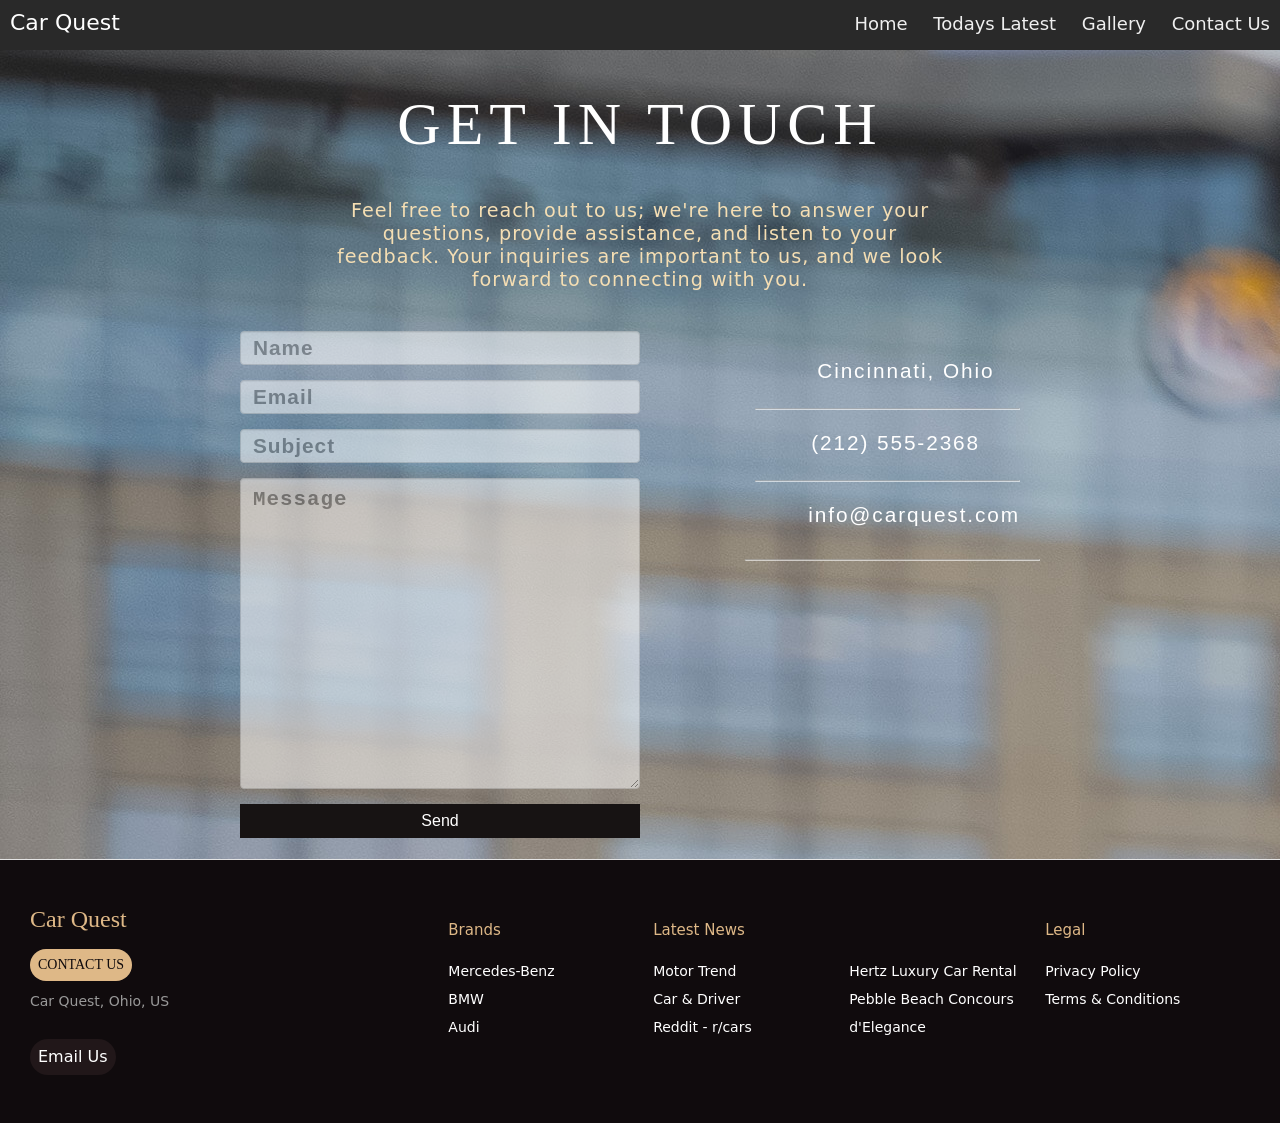
<file: home/contact.html>
<!DOCTYPE html>
<html lang="en">
  <head>
    <meta charset="UTF-8" />
    <meta name="viewport" content="width=device-width, initial-scale=1.0" />
    <title>Car Quest - Contact Us</title>
    <link rel="stylesheet" href="../assets/css/contact.css" />
    <link rel="stylesheet" href="../assets/css/footer.css" />
    <link rel="stylesheet" href="../assets/css/navbar.css" />
    <link rel="icon" href="../assets/favicons/websiteLogo.png" />
  </head>
  <body>
    <body>
      <div class="nav">
        <input type="checkbox" id="nav-check" />
        <div class="nav-header">
          <div class="nav-title">Car Quest</div>
        </div>
        <div class="nav-btn">
          <label for="nav-check">
            <span></span>
            <span></span>
            <span></span>
          </label>
        </div>

        <div class="nav-links">
          <a href="./home.html">Home</a>
          <a href="./todays-latest.html">Todays Latest</a>
          <a href="./gallery.html">Gallery</a>
          <a href="./contact.html">Contact Us</a>
        </div>
      </div>

      <section id="contact">
        <h1 class="section-header">Get In Touch</h1>
        <p class="section-header-pargarph">
          Feel free to reach out to us; we're here to answer your questions,
          provide assistance, and listen to your feedback. Your inquiries are
          important to us, and we look forward to connecting with you.
        </p>
        <div class="contact-wrapper">
          <form class="form-horizontal" action="./contact.html">
            <div class="formInputBox">
              <input
                type="text"
                class="form-control"
                id="name"
                placeholder="Name"
                name="name"
                value=""
                required
              />
            </div>

            <div class="formInputBox">
              <input
                type="email"
                class="form-control"
                id="email"
                placeholder="Email"
                name="email"
                value=""
                required
              />
            </div>
            <div class="formInputBox">
              <input
                type="text"
                class="form-control"
                id="subject"
                placeholder="Subject"
                name="email"
                value=""
                required
              />
            </div>

            <textarea
              class="form-control"
              rows="10"
              placeholder="Message"
              name="message"
              required
            ></textarea>

            <input
              class="send-button"
              id="submitButton"
              type="submit" 
              value="Send"
            ></button>
          </form>

          <!-- Left contact page -->

          <div class="direct-contact-container">
            <ul class="contact-list">
              <li class="list-item">
                <span class="contact-text place"
                    > <a> Cincinnati, Ohio</a></span
                  ></i
                >
              </li>
              <hr />
              <li class="list-item">
              <span class="contact-text phone"
                    ><a>(212) 555-2368</a></span
                  ></i
                >
              </li>
              <hr />
              <li class="list-item">
                <span class="contact-text gmail"
                    >  <a href="mailto:info@carquest.com" title="Send me an email"
                      >info@carquest.com</a
                    ></span
                  ></i
                >
              </li>
            </ul>

            <hr />
          </div>
        </div>
      </section>

      <footer class="footer">
        <div class="footer__addr">
          <h1 class="footer__logo">Car Quest</h1>
            <a id="contactButton" href="./contact.html" target="_blank">
              <span>Contact Us</span>
            </a> 
          <address>
            <p id="address">Car Quest, Ohio, US</p><br> 
            <a class="footer__btn" href="mailto:info@carquest.com">Email Us</a>
          </address>
        </div>
        <ul class="footer__nav">
          <li class="nav__item">
            <h2 class="nav__title">Brands</h2>
            <ul class="nav__ul">
              <li>
                <a href="https://www.mercedes-benz.com/en/">Mercedes-Benz</a>
              </li>
              <li>
                <a href="https://www.bmw.com/en/index.html">BMW</a>
              </li>
              <li>
                <a href="https://www.audi.com/en.html">Audi</a>
              </li>
            </ul>
          </li>
          
          <li class="nav__item nav__item--extra">
            <h2 class="nav__title">Latest News</h2>
            <ul class="nav__ul nav__ul--extra">
              <li>
                <a href="https://www.motortrend.com/">Motor Trend</a>
              </li>
              <li>
                <a href="https://www.caranddriver.com/">Car & Driver</a>
              </li>
              <li>
                <a href="https://www.reddit.com/r/cars/">Reddit - r/cars</a>
              </li>
              <li>
                <a href="https://www.hertz.com/rentacar/misc/index.jsp?targetPage=dream_collection.jsp">Hertz Luxury Car Rental</a>
              </li>
              <li>
                <a href="https://pebblebeachconcours.net/">Pebble Beach Concours d'Elegance</a>
              </li>
              <li> 
              </li>
            </ul>
          </li>
          
          <li class="nav__item">
            <h2 class="nav__title">Legal</h2>
            <ul class="nav__ul">
              <li>
                <a href="./privacy-policy.html" target="_blank">Privacy Policy</a>
              </li>
              <li>
                <a href="./terms-and-conditions.html"  target="_blank">Terms & Conditions</a>
              </li> 
            </ul>
          </li>
        </ul> 
      </footer>
    </body>
  </body>
</html>
</file>
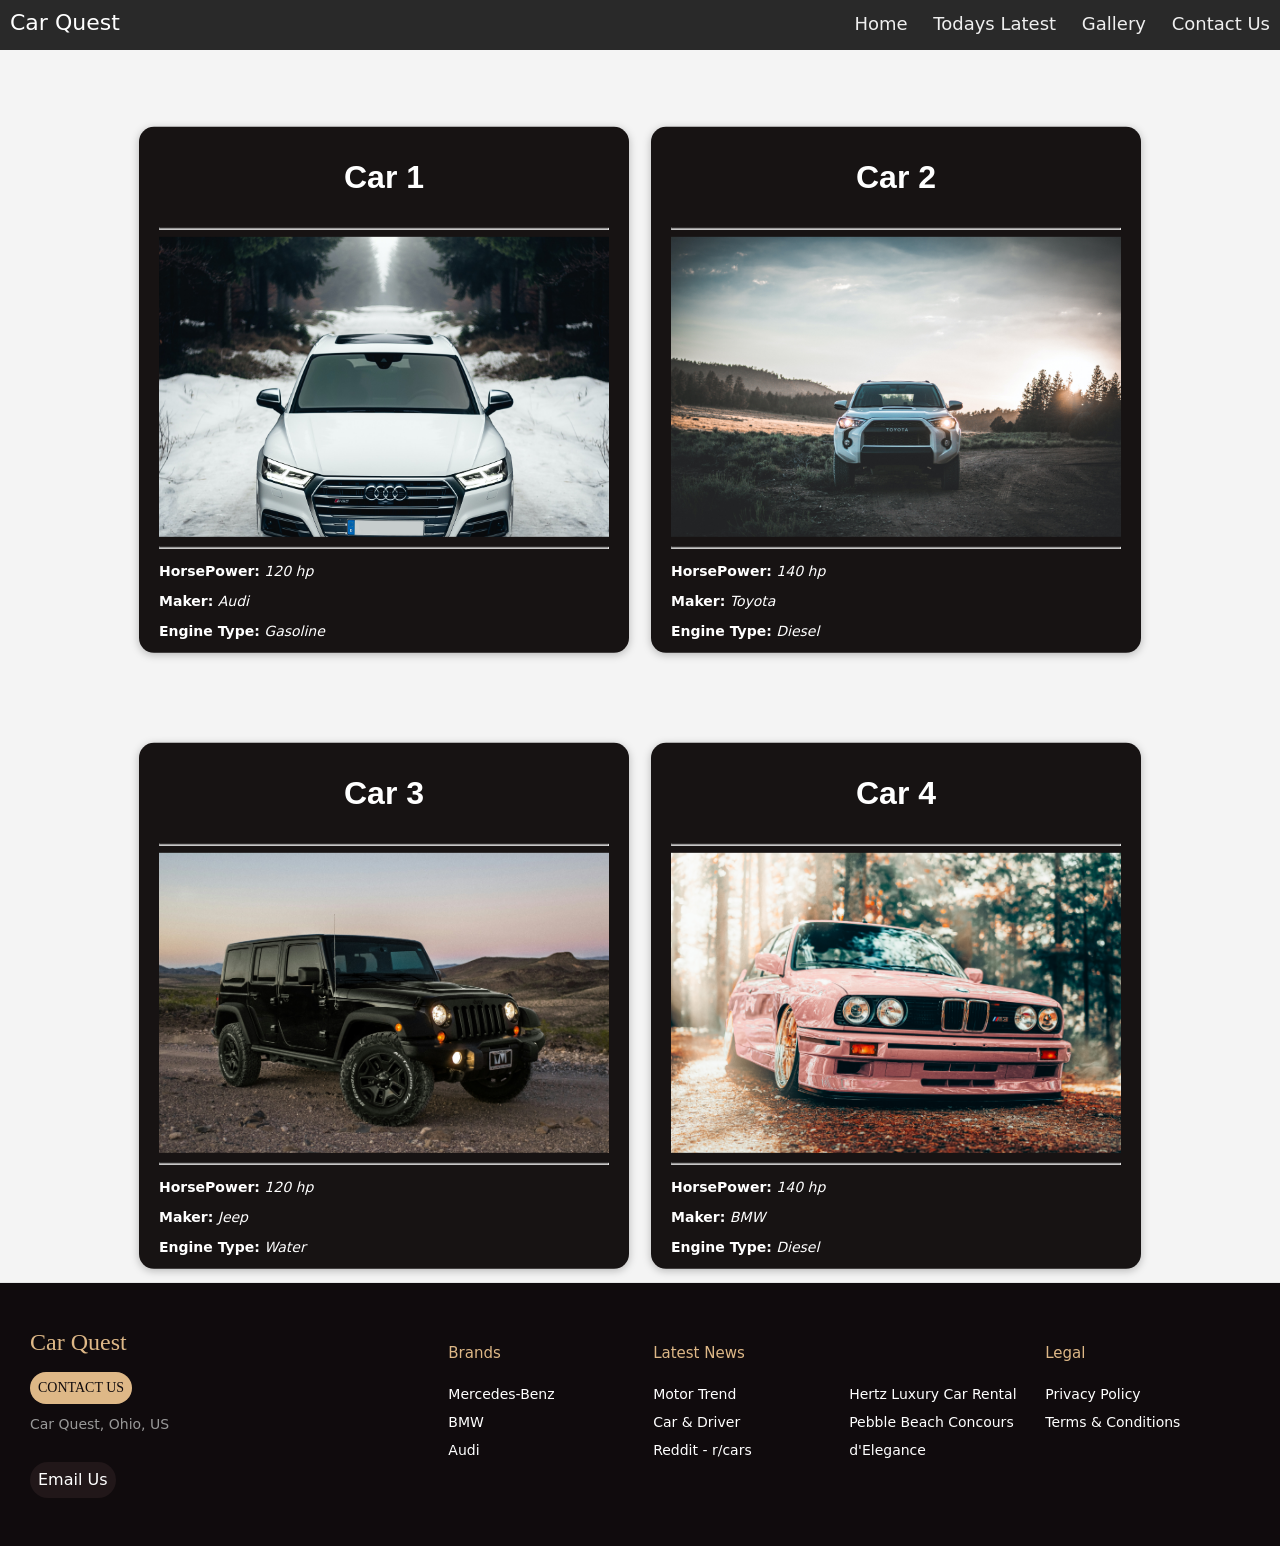
<file: home/gallery.html>
<!DOCTYPE html>
<html lang="en">
  <head>
    <meta charset="UTF-8" />
    <meta name="viewport" content="width=device-width, initial-scale=1.0" />
    <title>Car Quest - Home</title>
    <link rel="stylesheet" href="../assets/css/gallery.css" />
    <link rel="stylesheet" href="../assets/css/footer.css" />
    <link rel="stylesheet" href="../assets/css/navbar.css" />
    <link rel="icon" href="../assets/favicons/websiteLogo.png" />
  </head>
  <body>
    <div class="nav">
      <input type="checkbox" id="nav-check" />
      <div class="nav-header">
        <div class="nav-title">Car Quest</div>
      </div>
      <div class="nav-btn">
        <label for="nav-check">
          <span></span>
          <span></span>
          <span></span>
        </label>
      </div>

      <div class="nav-links">
        <a href="./home.html">Home</a>
        <a href="./todays-latest.html">Todays Latest</a>
        <a href="./gallery.html">Gallery</a>
        <a href="./contact.html">Contact Us</a>
      </div>
    </div>

    <div class="gallerySection1">
      <div class="card">
        <div class="headerInfo">
          <p>Car 1</p>
        </div>
        <hr />
        <a href="../assets/images/galleryImage1.jpg" target="_blank"
          ><img src="../assets/images/galleryImage1.jpg" class="cardImg" />
        </a>
        <hr />
        <div class="card-body">
          <p>
            <span class="attribute">HorsePower:</span>
            <span class="val">120 hp</span>
          </p>
          <p>
            <span class="attribute">Maker:</span> <span class="val">Audi</span>
          </p>
          <p>
            <span class="attribute">Engine Type:</span>
            <span class="val">Gasoline</span>
          </p>
        </div>
      </div>
      <div class="card">
        <div class="headerInfo">
          <p>Car 2</p>
        </div>
        <hr />
        <a href="../assets/images/galleryImage2.jpg" target="_blank">
          <img src="../assets/images/galleryImage2.jpg" class="cardImg" />
        </a>
        <hr />
        <div class="card-body">
          <p>
            <span class="attribute">HorsePower:</span>
            <span class="val">140 hp</span>
          </p>
          <p>
            <span class="attribute">Maker:</span>
            <span class="val">Toyota</span>
          </p>
          <p>
            <span class="attribute">Engine Type:</span>
            <span class="val">Diesel</span>
          </p>
        </div>
      </div>
    </div>
    <div class="gallerySection2">
      <div class="card">
        <div class="headerInfo">
          <p>Car 3</p>
        </div>
        <hr />
        <a href="../assets/images/galleryImage3.jpg" target="_blank"
          ><img src="../assets/images/galleryImage3.jpg" class="cardImg" />
        </a>
        <hr />
        <div class="card-body">
          <p>
            <span class="attribute">HorsePower:</span>
            <span class="val">120 hp</span>
          </p>
          <p>
            <span class="attribute">Maker:</span> <span class="val">Jeep</span>
          </p>
          <p>
            <span class="attribute">Engine Type:</span>
            <span class="val">Water</span>
          </p>
        </div>
      </div>
      <div class="card">
        <div class="headerInfo">
          <p>Car 4</p>
        </div>
        <hr />
        <a href="../assets/images/galleryImage4.jpg" target="_blank">
          <img src="../assets/images/galleryImage4.jpg" class="cardImg" />
        </a>
        <hr />
        <div class="card-body">
          <p>
            <span class="attribute">HorsePower:</span>
            <span class="val">140 hp</span>
          </p>
          <p>
            <span class="attribute">Maker:</span>
            <span class="val">BMW</span>
          </p>
          <p>
            <span class="attribute">Engine Type:</span>
            <span class="val">Diesel</span>
          </p>
        </div>
      </div>
    </div>

    <footer class="footer">
      <div class="footer__addr">
        <h1 class="footer__logo">Car Quest</h1>
        <a id="contactButton" href="./contact.html" target="_blank">
          <span>Contact Us</span>
        </a>
        <address>
          <p id="address">Car Quest, Ohio, US</p>
          <br />
          <a class="footer__btn" href="mailto:info@carquest.com">Email Us</a>
        </address>
      </div>
      <ul class="footer__nav">
        <li class="nav__item">
          <h2 class="nav__title">Brands</h2>
          <ul class="nav__ul">
            <li>
              <a href="https://www.mercedes-benz.com/en/">Mercedes-Benz</a>
            </li>
            <li>
              <a href="https://www.bmw.com/en/index.html">BMW</a>
            </li>
            <li>
              <a href="https://www.audi.com/en.html">Audi</a>
            </li>
          </ul>
        </li>

        <li class="nav__item nav__item--extra">
          <h2 class="nav__title">Latest News</h2>
          <ul class="nav__ul nav__ul--extra">
            <li>
              <a href="https://www.motortrend.com/">Motor Trend</a>
            </li>
            <li>
              <a href="https://www.caranddriver.com/">Car & Driver</a>
            </li>
            <li>
              <a href="https://www.reddit.com/r/cars/">Reddit - r/cars</a>
            </li>
            <li>
              <a
                href="https://www.hertz.com/rentacar/misc/index.jsp?targetPage=dream_collection.jsp"
                >Hertz Luxury Car Rental</a
              >
            </li>
            <li>
              <a href="https://pebblebeachconcours.net/"
                >Pebble Beach Concours d'Elegance</a
              >
            </li>
            <li></li>
          </ul>
        </li>

        <li class="nav__item">
          <h2 class="nav__title">Legal</h2>
          <ul class="nav__ul">
            <li>
              <a href="./privacy-policy.html" target="_blank">Privacy Policy</a>
            </li>
            <li>
              <a href="./terms-and-conditions.html" target="_blank"
                >Terms & Conditions</a
              >
            </li>
          </ul>
        </li>
      </ul>
    </footer>
  </body>
</html>
</file>
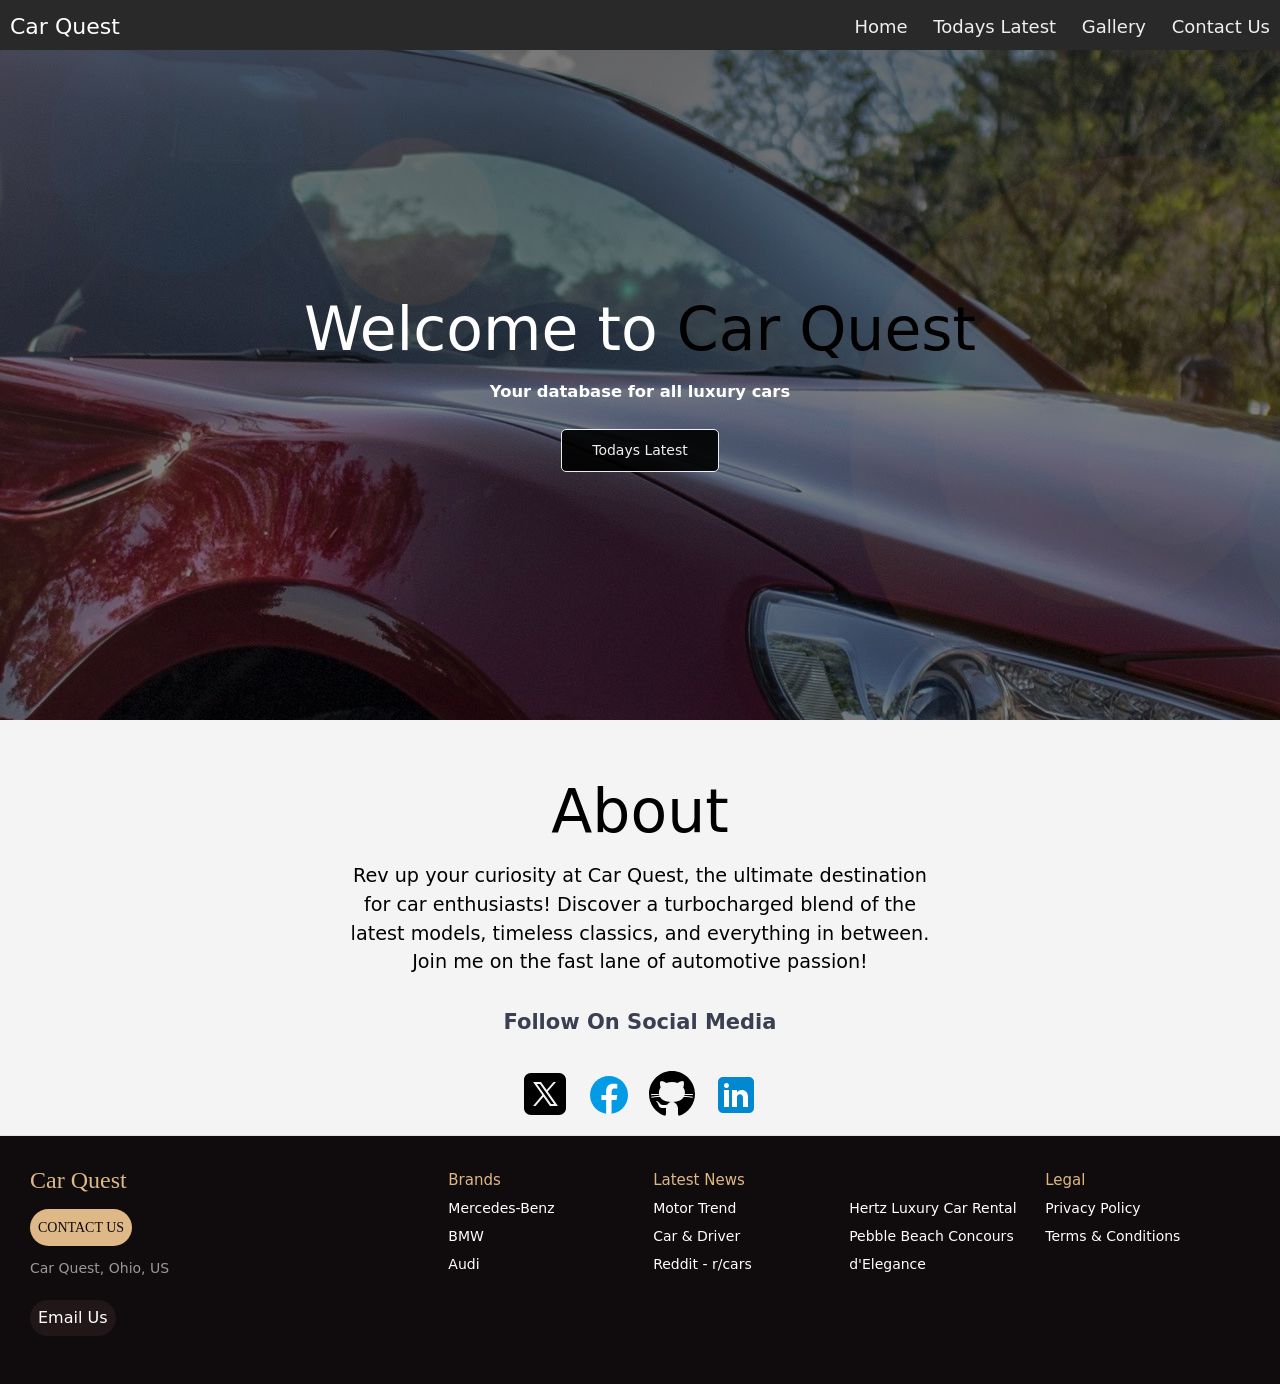
<file: home/home.html>
<!DOCTYPE html>
<html lang="en">
  <head>
    <meta charset="UTF-8" />
    <meta name="viewport" content="width=device-width, initial-scale=1.0" />
    <title>Car Quest - Home</title>
    <link rel="stylesheet" href="../assets/css/home.css" />
    <link rel="stylesheet" href="../assets/css/footer.css" />
    <link rel="stylesheet" href="../assets/css/navbar.css" />
    <link rel="icon" href="../assets/favicons/websiteLogo.png" />
  </head>
  <body>

    <div class="nav">
      <input type="checkbox" id="nav-check">
      <div class="nav-header">
        <div class="nav-title">
         Car Quest
        </div>
      </div>
      <div class="nav-btn">
        <label for="nav-check">
          <span></span>
          <span></span>
          <span></span>
        </label>
      </div>
      
      <div class="nav-links">
        <a href="./home.html" >Home</a>
        <a href="./todays-latest.html">Todays Latest</a> 
        <a href="./gallery.html">Gallery</a> 
        <a href="./contact.html">Contact Us</a>
      </div>
    </div>




    <section class="showcase">
      <div class="image-container">
        <img src="../assets/images/homePage.jpg" alt="car background image" />
      </div>
      <div class="content">
        <h1>Welcome to <span>Car Quest</span></h1>
        <h3>Your database for all luxury cars</h3>
        <a href="./todays-latest.html" class="btn">Todays Latest</a>
      </div>
    </section> 

 
    <section id="about">
      <h1>About</h1>
      <p>
        Rev up your curiosity at Car Quest, the ultimate destination for car
        enthusiasts! Discover a turbocharged blend of the latest models,
        timeless classics, and everything in between. Join me on the fast lane
        of automotive passion!
      </p>

      <h2>Follow On Social Media</h2> 
      <div class="social">
        <a href="https://twitter.com" target="_blank"
          ><img src="../assets/favicons/icons8-twitter.svg" /> </a
        >
        <a href="https://facebook.com" target="_blank"
          ><img src="../assets/favicons/icons8-facebook.svg" /> </i
        ></a>
        <a href="https://github.com" target="_blank"
          ><img src="../assets/favicons/icons8-github.svg" /> </i
        ></a>
        <a href="https://www.linkedin.com" target="_blank"
          ><img  src="../assets/favicons/icons8-linkedin.svg" /> </i
        ></a>
      </div>
    </section>
 



    <footer class="footer">
      <div class="footer__addr">
        <h1 class="footer__logo">Car Quest</h1>
          <a id="contactButton" href="./contact.html" target="_blank">
            <span>Contact Us</span>
          </a> 
        <address>
          <p id="address">Car Quest, Ohio, US</p><br> 
          <a class="footer__btn" href="mailto:info@carquest.com">Email Us</a>
        </address>
      </div>
      <ul class="footer__nav">
        <li class="nav__item">
          <h2 class="nav__title">Brands</h2>
          <ul class="nav__ul">
            <li>
              <a href="https://www.mercedes-benz.com/en/">Mercedes-Benz</a>
            </li>
            <li>
              <a href="https://www.bmw.com/en/index.html">BMW</a>
            </li>
            <li>
              <a href="https://www.audi.com/en.html">Audi</a>
            </li>
          </ul>
        </li>
        
        <li class="nav__item nav__item--extra">
          <h2 class="nav__title">Latest News</h2>
          <ul class="nav__ul nav__ul--extra">
            <li>
              <a href="https://www.motortrend.com/">Motor Trend</a>
            </li>
            <li>
              <a href="https://www.caranddriver.com/">Car & Driver</a>
            </li>
            <li>
              <a href="https://www.reddit.com/r/cars/">Reddit - r/cars</a>
            </li>
            <li>
              <a href="https://www.hertz.com/rentacar/misc/index.jsp?targetPage=dream_collection.jsp">Hertz Luxury Car Rental</a>
            </li>
            <li>
              <a href="https://pebblebeachconcours.net/">Pebble Beach Concours d'Elegance</a>
            </li>
            <li> 
            </li>
          </ul>
        </li>
        
        <li class="nav__item">
          <h2 class="nav__title">Legal</h2>
          <ul class="nav__ul">
            <li>
              <a href="./privacy-policy.html" target="_blank">Privacy Policy</a>
            </li>
            <li>
              <a href="./terms-and-conditions.html"  target="_blank">Terms & Conditions</a>
            </li> 
          </ul>
        </li>
      </ul> 
    </footer>



  </body>
</html>
<!-- 
SOCIAL MEDIA ICONS PROVIDED BY 
https://icons8.com/icons
-->
</file>
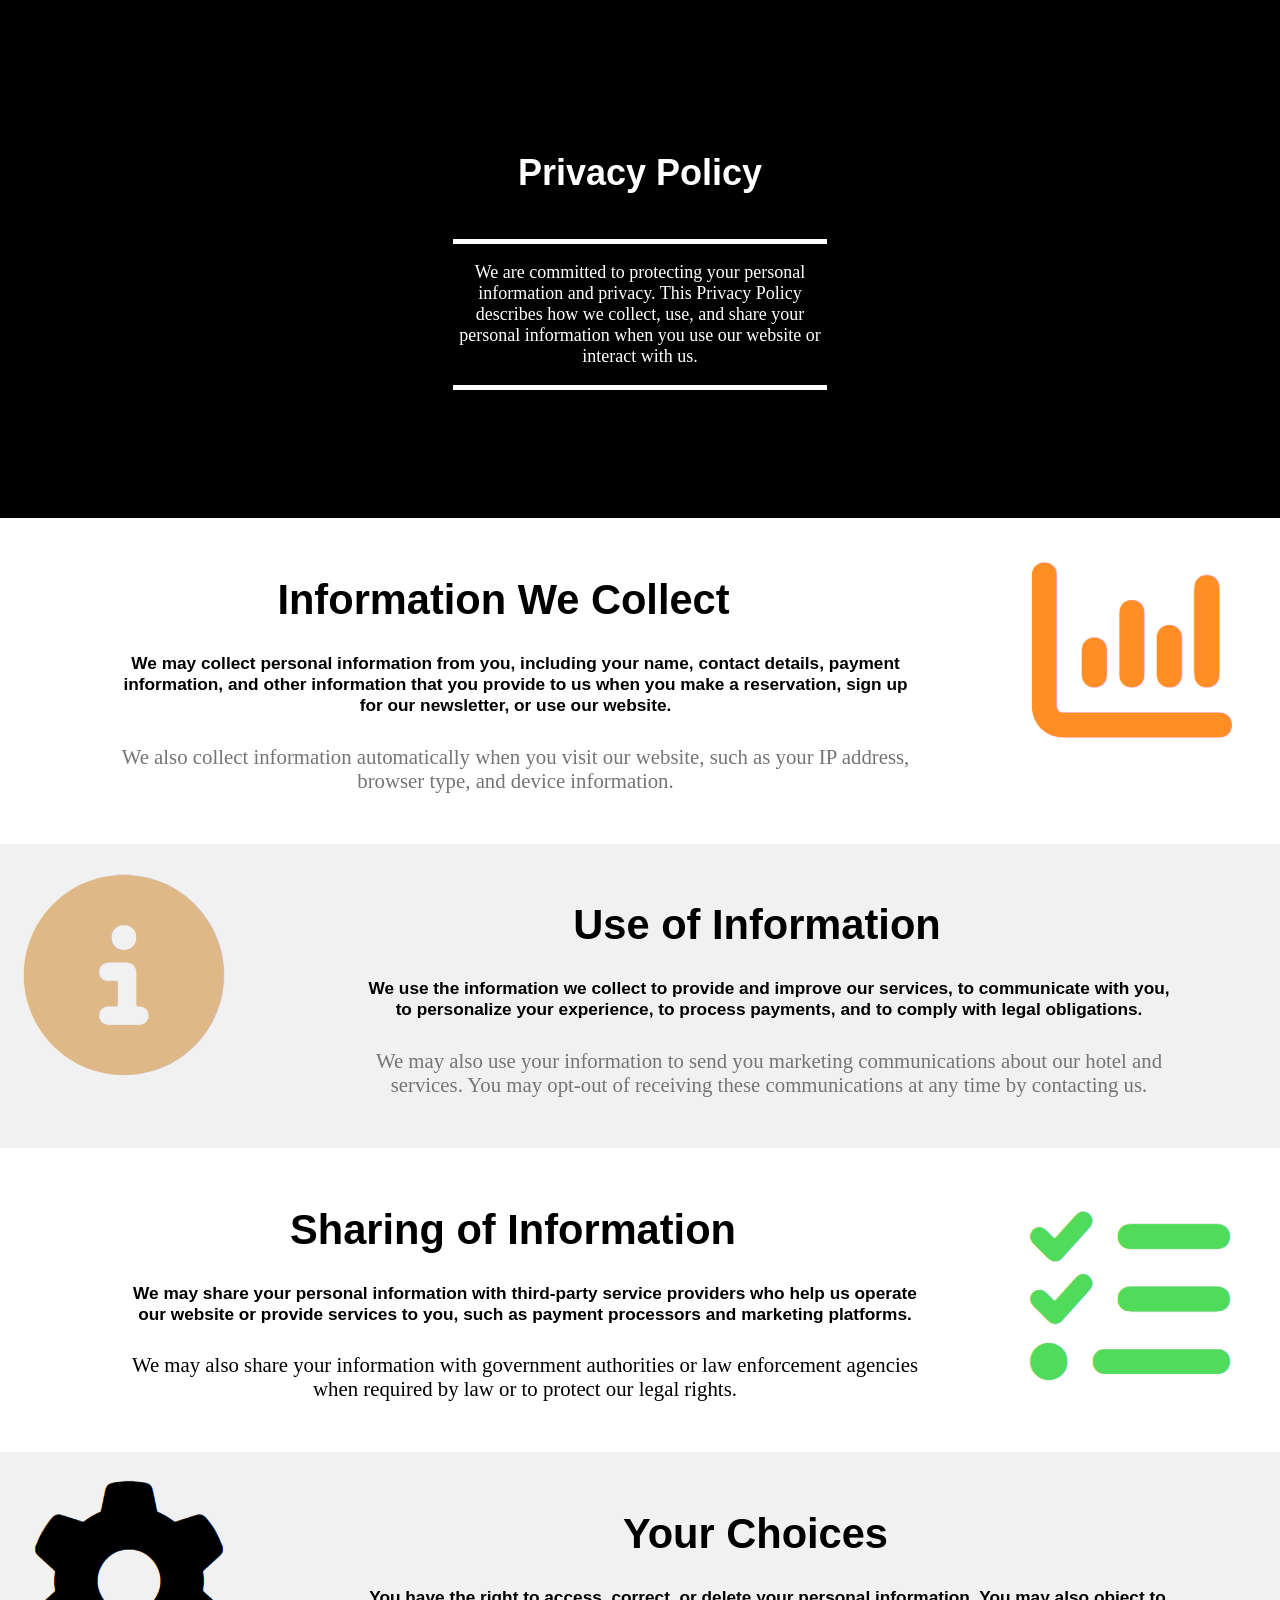
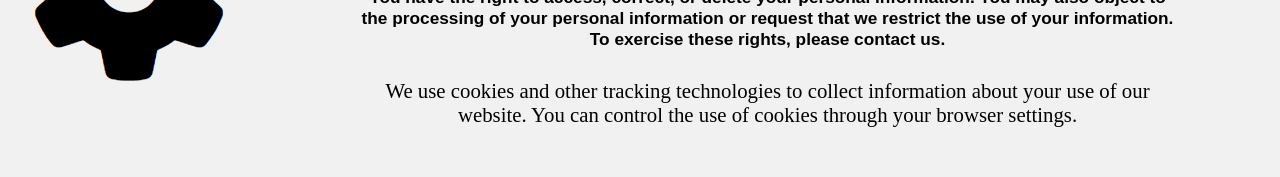
<file: home/privacy-policy.html>
<!DOCTYPE html>
<html lang="en">
  <head>
    <meta charset="UTF-8" />
    <meta name="viewport" content="width=device-width, initial-scale=1.0" />
    <title>Car Quest - Privacy Policy</title>
    <link rel="stylesheet" href="../assets/css/privacy-policy.css" />
    <link rel="icon" href="../assets/favicons/websiteLogo.png" />
  </head>
  <body>
    <div class="privPolicyHeader">
      <h1 id="privacyPolicyHeading">Privacy Policy</h1>
      <br />
      <div class="paraDiv">
        <p>
          We are committed to protecting your personal information and privacy.
          This Privacy Policy describes how we collect, use, and share your
          personal information when you use our website or interact with us.
        </p>
      </div>
    </div>

    <div class="grid-container">
      <div class="item1">
        <h1>Information We Collect</h1>
        <div class="infoPara">
          <h5>
            We may collect personal information from you, including your name,
            contact details, payment information, and other information that you
            provide to us when you make a reservation, sign up for our
            newsletter, or use our website.
          </h5>
          <p class="text-grey">
            We also collect information automatically when you visit our
            website, such as your IP address, browser type, and device
            information.
          </p>
        </div>
      </div>
      <div class="item2">
        <img src="../assets/favicons/privacy-policy1.PNG" />
      </div>
    </div>

    <div class="grid-container2">
      <div class="item3">
        <img src="../assets/favicons/privacy-policy2.PNG" />
      </div>
      <div class="item4">
        <h1>Use of Information</h1>
        <div class="infoPara">
          <h5>
            We use the information we collect to provide and improve our
            services, to communicate with you, to personalize your experience,
            to process payments, and to comply with legal obligations.
          </h5>
          <p class="text-grey">
            We may also use your information to send you marketing
            communications about our hotel and services. You may opt-out of
            receiving these communications at any time by contacting us.
          </p>
        </div>
      </div>
    </div>

    <!-- Third Grid  -->

    <div class="grid-container">
      <div class="item1">
        <h1>Sharing of Information</h1>
        <div class="infoPara">
          <h5 class="w3-padding-32">
            We may share your personal information with third-party service
            providers who help us operate our website or provide services to
            you, such as payment processors and marketing platforms.
          </h5>
          <p class="w3-text-grey">
            We may also share your information with government authorities or
            law enforcement agencies when required by law or to protect our
            legal rights.
          </p>
        </div>
      </div>
      <div class="item2">
        <img src="../assets/favicons/privacy-policy3.PNG" />
      </div>
    </div>
    <!-- Fourth Grid -->

    <div class="grid-container2">
      <div class="item3">
        <img src="../assets/favicons/privacy-policy4.PNG" />
      </div>
      <div class="item4">
        <h1>Your Choices</h1>
        <div class="infoPara">
          <h5 class="w3-padding-32">
            You have the right to access, correct, or delete your personal
            information. You may also object to the processing of your personal
            information or request that we restrict the use of your information.
            To exercise these rights, please contact us.
          </h5>
          <p class="w3-text-grey">
            We use cookies and other tracking technologies to collect
            information about your use of our website. You can control the use
            of cookies through your browser settings.
          </p>
        </div>
      </div>
    </div>
  </body>
</html>
</file>
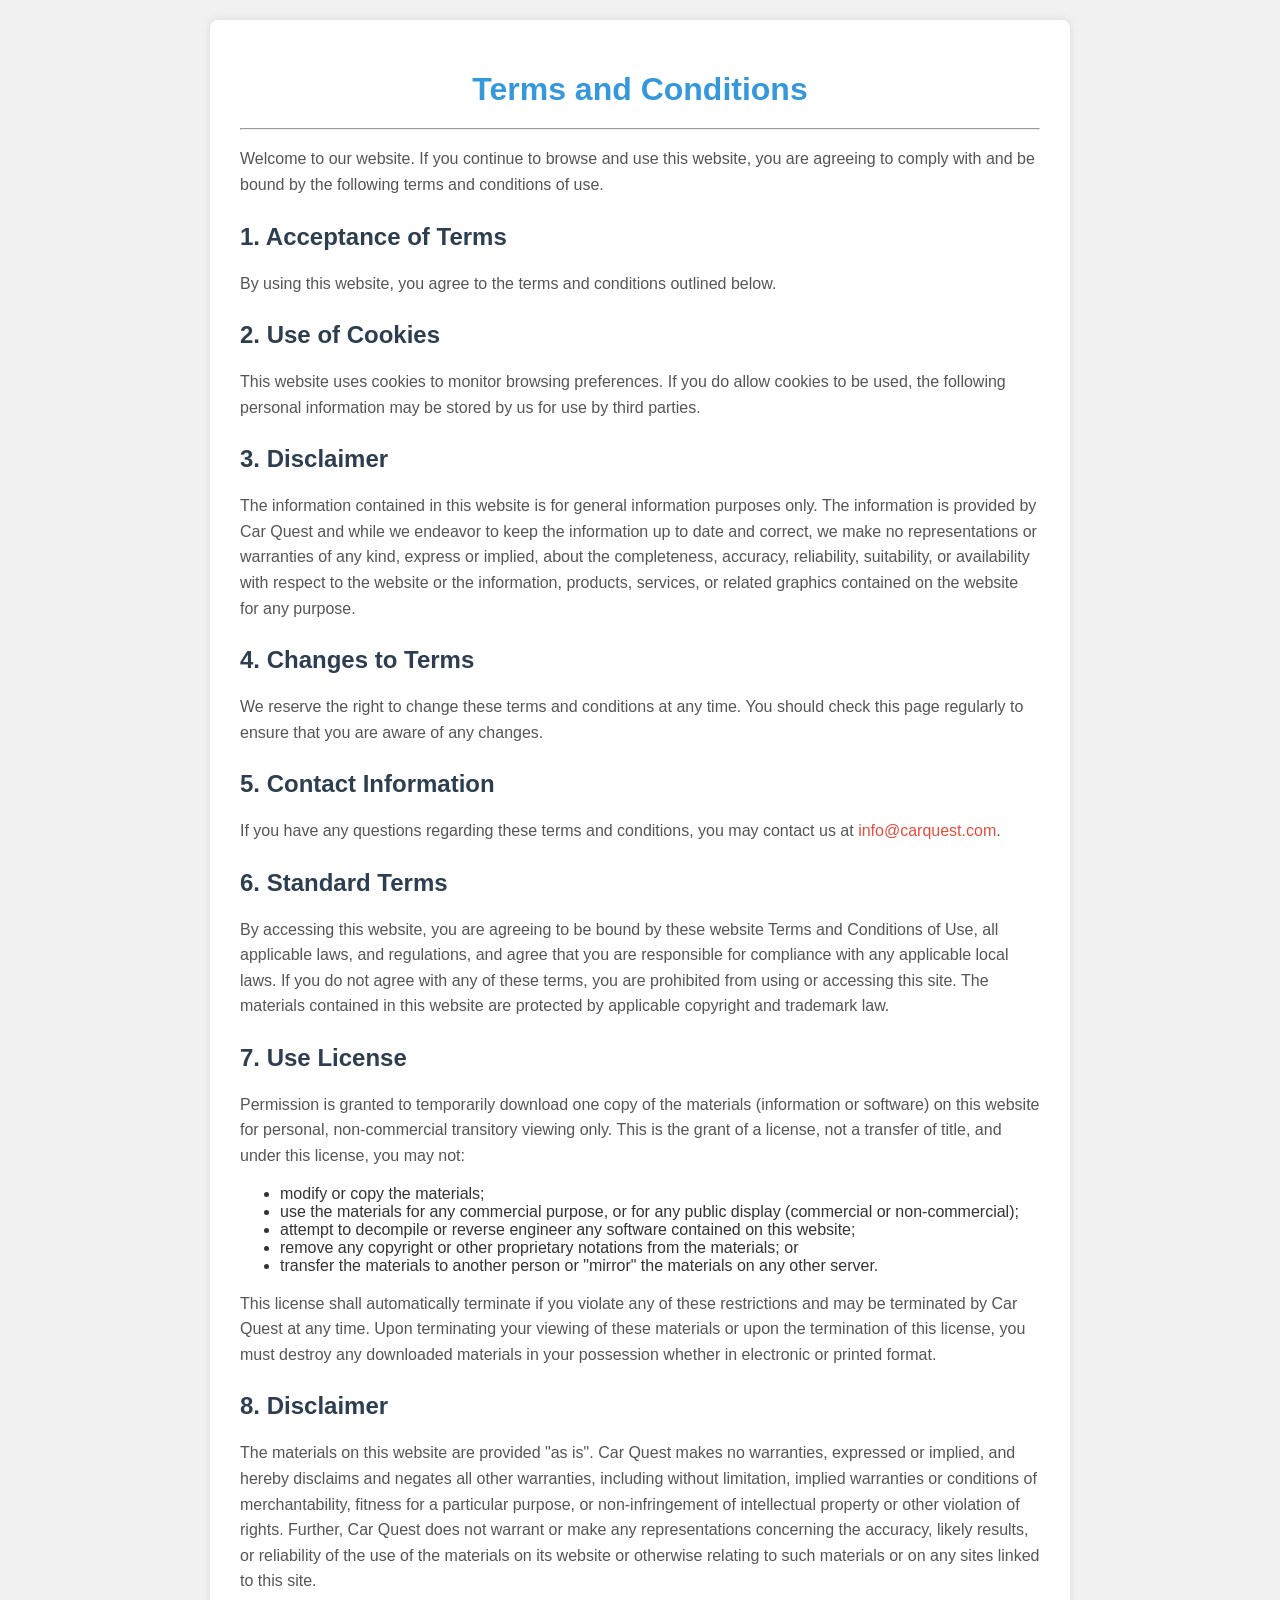
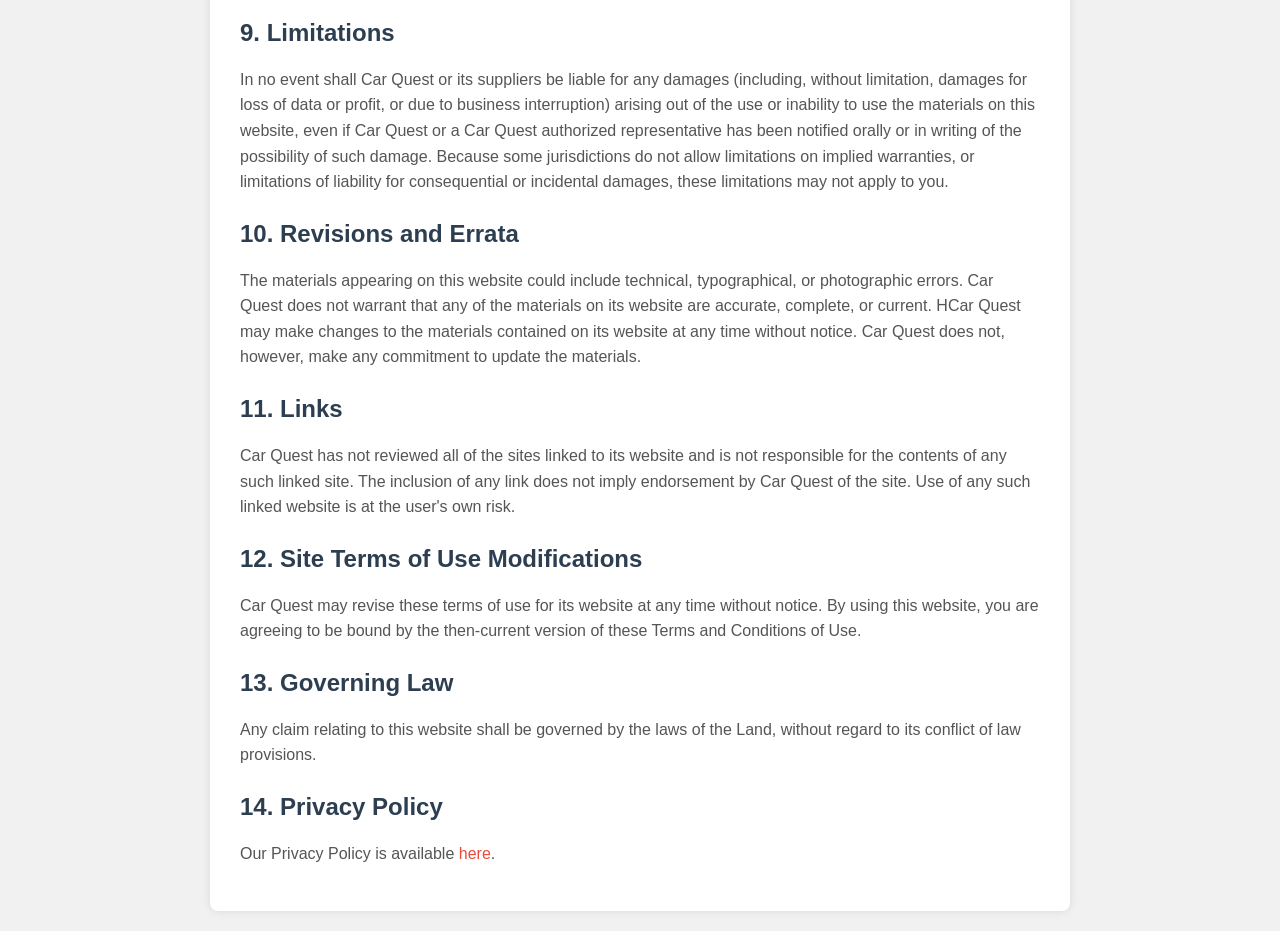
<file: home/terms-and-conditions.html>
<!DOCTYPE html>
<html lang="en">
  <head>
    <meta charset="UTF-8" />
    <meta name="viewport" content="width=device-width, initial-scale=1.0" />
    <title>Car Quest - Terms And Conditions</title>
    <link rel="stylesheet" href="../assets/css/terms-and-conditions.css" />
    <link rel="icon" href="../assets/favicons/websiteLogo.png" />
  </head>
  <body>
    <div class="containerTC">
      <h1>Terms and Conditions</h1>
      <hr />
      <p>
        Welcome to our website. If you continue to browse and use this website,
        you are agreeing to comply with and be bound by the following terms and
        conditions of use.
      </p>

      <h2>1. Acceptance of Terms</h2>
      <p>
        By using this website, you agree to the terms and conditions outlined
        below.
      </p>

      <h2>2. Use of Cookies</h2>
      <p>
        This website uses cookies to monitor browsing preferences. If you do
        allow cookies to be used, the following personal information may be
        stored by us for use by third parties.
      </p>

      <h2>3. Disclaimer</h2>
      <p>
        The information contained in this website is for general information
        purposes only. The information is provided by Car Quest and while we
        endeavor to keep the information up to date and correct, we make no
        representations or warranties of any kind, express or implied, about the
        completeness, accuracy, reliability, suitability, or availability with
        respect to the website or the information, products, services, or
        related graphics contained on the website for any purpose.
      </p>

      <h2>4. Changes to Terms</h2>
      <p>
        We reserve the right to change these terms and conditions at any time.
        You should check this page regularly to ensure that you are aware of any
        changes.
      </p>

      <h2>5. Contact Information</h2>
      <p>
        If you have any questions regarding these terms and conditions, you may
        contact us at <a href="mailto:info@carquest.com"> info@carquest.com</a>.
      </p>

      <h2>6. Standard Terms</h2>
      <p>
        By accessing this website, you are agreeing to be bound by these website
        Terms and Conditions of Use, all applicable laws, and regulations, and
        agree that you are responsible for compliance with any applicable local
        laws. If you do not agree with any of these terms, you are prohibited
        from using or accessing this site. The materials contained in this
        website are protected by applicable copyright and trademark law.
      </p>

      <h2>7. Use License</h2>
      <p>
        Permission is granted to temporarily download one copy of the materials
        (information or software) on this website for personal, non-commercial
        transitory viewing only. This is the grant of a license, not a transfer
        of title, and under this license, you may not:
      </p>
      <ul>
        <li>modify or copy the materials;</li>
        <li>
          use the materials for any commercial purpose, or for any public
          display (commercial or non-commercial);
        </li>
        <li>
          attempt to decompile or reverse engineer any software contained on
          this website;
        </li>
        <li>
          remove any copyright or other proprietary notations from the
          materials; or
        </li>
        <li>
          transfer the materials to another person or "mirror" the materials on
          any other server.
        </li>
      </ul>
      <p>
        This license shall automatically terminate if you violate any of these
        restrictions and may be terminated by Car Quest at any time. Upon
        terminating your viewing of these materials or upon the termination of
        this license, you must destroy any downloaded materials in your
        possession whether in electronic or printed format.
      </p>

      <h2>8. Disclaimer</h2>
      <p>
        The materials on this website are provided "as is". Car Quest makes no
        warranties, expressed or implied, and hereby disclaims and negates all
        other warranties, including without limitation, implied warranties or
        conditions of merchantability, fitness for a particular purpose, or
        non-infringement of intellectual property or other violation of rights.
        Further, Car Quest does not warrant or make any representations
        concerning the accuracy, likely results, or reliability of the use of
        the materials on its website or otherwise relating to such materials or
        on any sites linked to this site.
      </p>

      <h2>9. Limitations</h2>
      <p>
        In no event shall Car Quest or its suppliers be liable for any damages
        (including, without limitation, damages for loss of data or profit, or
        due to business interruption) arising out of the use or inability to use
        the materials on this website, even if Car Quest or a Car Quest
        authorized representative has been notified orally or in writing of the
        possibility of such damage. Because some jurisdictions do not allow
        limitations on implied warranties, or limitations of liability for
        consequential or incidental damages, these limitations may not apply to
        you.
      </p>

      <h2>10. Revisions and Errata</h2>
      <p>
        The materials appearing on this website could include technical,
        typographical, or photographic errors. Car Quest does not warrant that
        any of the materials on its website are accurate, complete, or current.
        HCar Quest may make changes to the materials contained on its website at
        any time without notice. Car Quest does not, however, make any
        commitment to update the materials.
      </p>

      <h2>11. Links</h2>
      <p>
        Car Quest has not reviewed all of the sites linked to its website and is
        not responsible for the contents of any such linked site. The inclusion
        of any link does not imply endorsement by Car Quest of the site. Use of
        any such linked website is at the user's own risk.
      </p>

      <h2>12. Site Terms of Use Modifications</h2>
      <p>
        Car Quest may revise these terms of use for its website at any time
        without notice. By using this website, you are agreeing to be bound by
        the then-current version of these Terms and Conditions of Use.
      </p>

      <h2>13. Governing Law</h2>
      <p>
        Any claim relating to this website shall be governed by the laws of the
        Land, without regard to its conflict of law provisions.
      </p>

      <h2>14. Privacy Policy</h2>
      <p>
        Our Privacy Policy is available
        <a href="./privacy-policy.html" target="_blank">here</a>.
      </p>
    </div>
  </body>
</html>
</file>
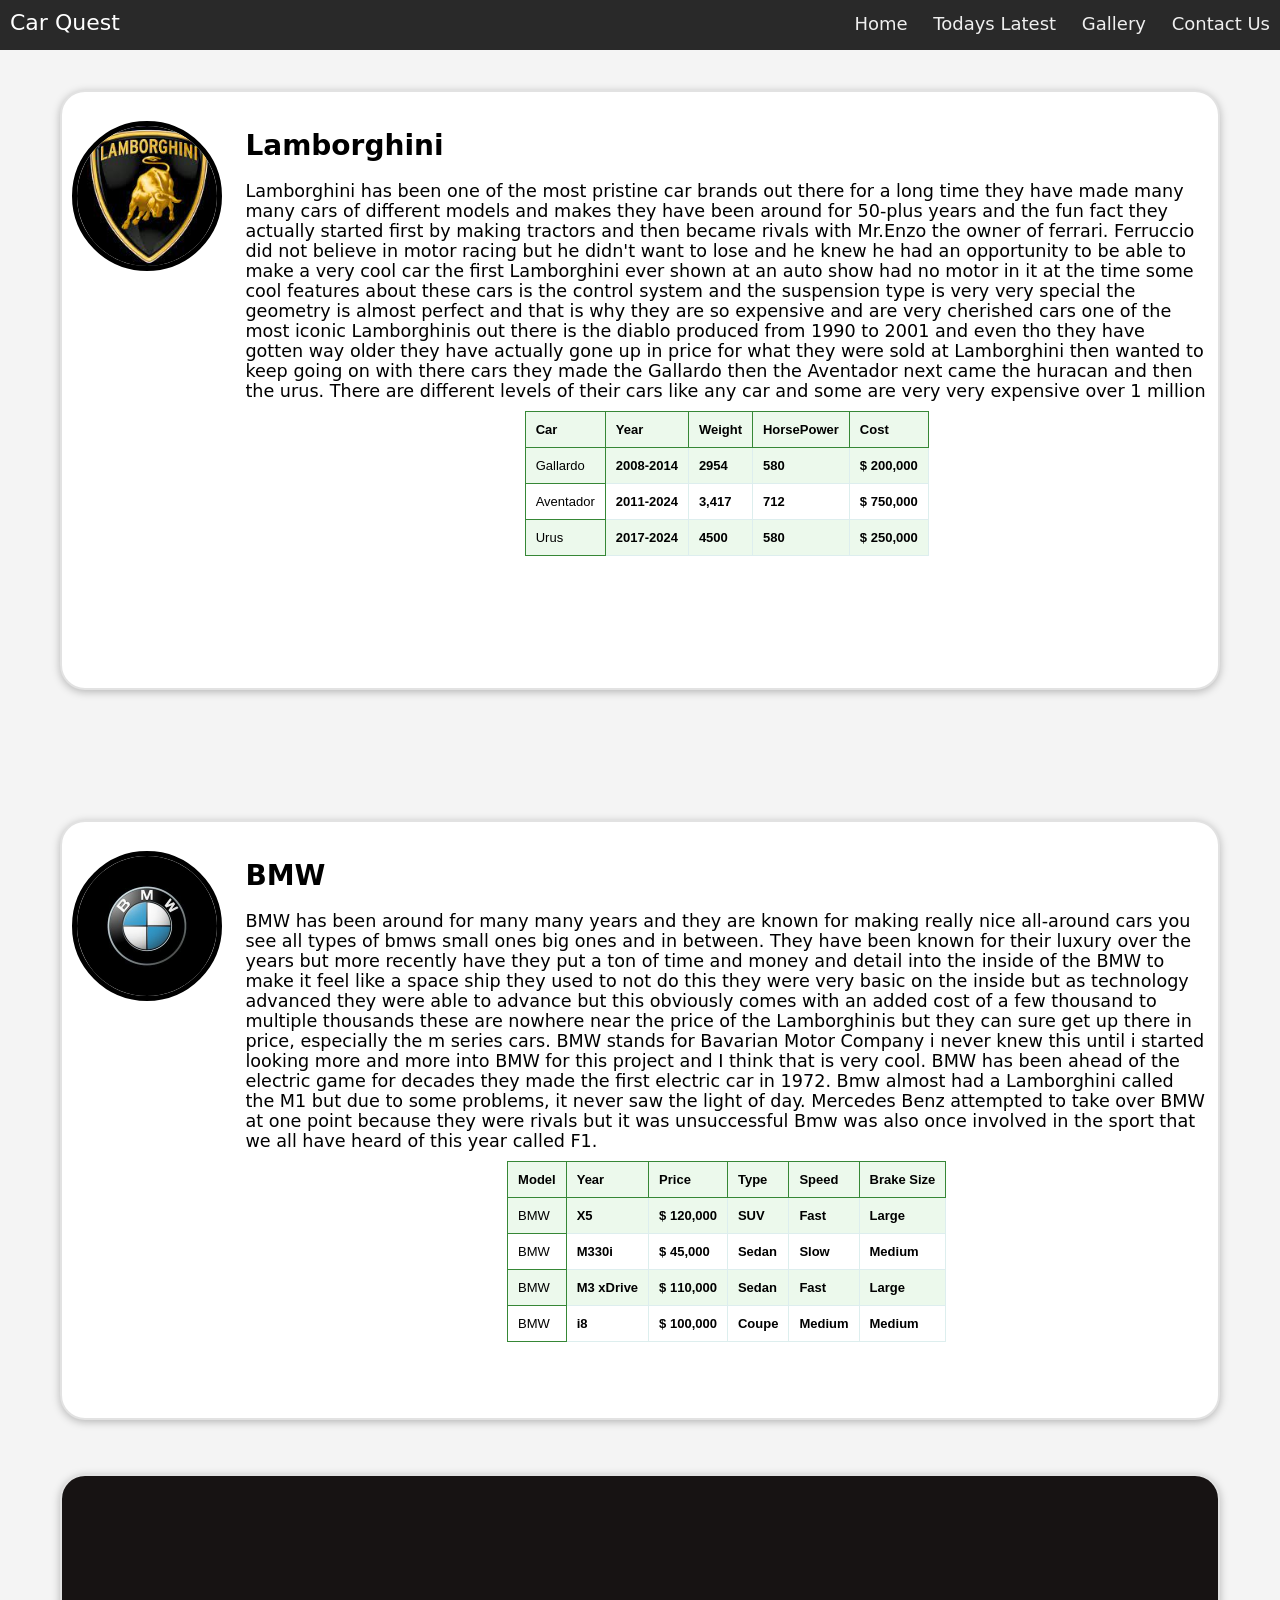
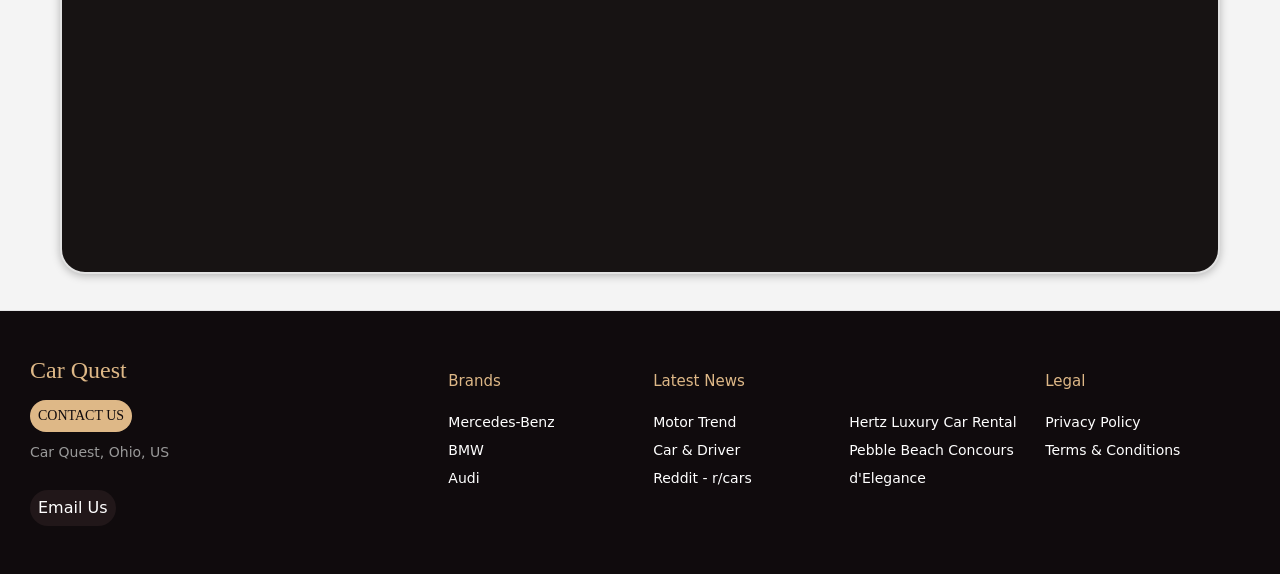
<file: home/todays-latest.html>
<!DOCTYPE html>
<html lang="en">
  <head>
    <meta charset="UTF-8" />
    <meta name="viewport" content="width=device-width, initial-scale=1.0" />
    <title>Car Quest - Todays latest</title>
    <link rel="stylesheet" href="../assets/css/todays-latest.css" />
    <link rel="stylesheet" href="../assets/css/footer.css" />
    <link rel="stylesheet" href="../assets/css/navbar.css" />
    <link rel="icon" href="../assets/favicons/websiteLogo.png" />
  </head>
  <body>
    <div class="nav">
      <input type="checkbox" id="nav-check" />
      <div class="nav-header">
        <div class="nav-title">Car Quest</div>
      </div>
      <div class="nav-btn">
        <label for="nav-check">
          <span></span>
          <span></span>
          <span></span>
        </label>
      </div>

      <div class="nav-links">
        <a href="./home.html">Home</a>
        <a href="./todays-latest.html">Todays Latest</a>
        <a href="./gallery.html">Gallery</a>
        <a href="./contact.html">Contact Us</a>
      </div>
    </div>

    <div class="outerBox">
      <div class="box">
        <div class="yab">
          <img src="../assets/images/LamborghiniLogo.jpg" />
        </div>
        <div class="yaba">
          <h1>Lamborghini</h1>
          <div class="description">
            Lamborghini has been one of the most pristine car brands out there
            for a long time they have made many many cars of different models
            and makes they have been around for 50-plus years and the fun fact
            they actually started first by making tractors and then became
            rivals with Mr.Enzo the owner of ferrari. Ferruccio did not believe
            in motor racing but he didn't want to lose and he knew he had an
            opportunity to be able to make a very cool car the first Lamborghini
            ever shown at an auto show had no motor in it at the time some cool
            features about these cars is the control system and the suspension
            type is very very special the geometry is almost perfect and that is
            why they are so expensive and are very cherished cars one of the
            most iconic Lamborghinis out there is the diablo produced from 1990
            to 2001 and even tho they have gotten way older they have actually
            gone up in price for what they were sold at Lamborghini then wanted
            to keep going on with there cars they made the Gallardo then the
            Aventador next came the huracan and then the urus. There are
            different levels of their cars like any car and some are very very
            expensive over 1 million

            <div id="tableRow">
              <table>
                <thead>
                  <th>Car</th>
                  <th>Year</th>
                  <th>Weight</th>
                  <th>HorsePower</th>
                  <th>Cost</th>
                </thead>
                <tbody>
                  <tr>
                    <td id="rowHeader">Gallardo</td>
                    <td id="rowData">2008-2014</td>
                    <td id="rowData">2954</td>
                    <td id="rowData">580</td>
                    <td id="rowData">$ 200,000</td>
                  </tr>
                  <tr>
                    <td id="rowHeader">Aventador</td>
                    <td id="rowData">2011-2024</td>
                    <td id="rowData">3,417</td>
                    <td id="rowData">712</td>
                    <td id="rowData">$ 750,000</td>
                  </tr>
                  <tr>
                    <td id="rowHeader">Urus</td>
                    <td id="rowData">2017-2024</td>
                    <td id="rowData">4500</td>
                    <td id="rowData">580</td>
                    <td id="rowData">$ 250,000</td>
                  </tr>
                </tbody>
              </table>
            </div>
          </div>
        </div>
      </div>
    </div>

    <div class="outerBox">
      <div class="box">
        <div class="yab">
          <img src="../assets/images/BMWLogo.jpg" />
        </div>
        <div class="yaba">
          <h1>BMW</h1>
          <div class="description">
            BMW has been around for many many years and they are known for
            making really nice all-around cars you see all types of bmws small
            ones big ones and in between. They have been known for their luxury
            over the years but more recently have they put a ton of time and
            money and detail into the inside of the BMW to make it feel like a
            space ship they used to not do this they were very basic on the
            inside but as technology advanced they were able to advance but this
            obviously comes with an added cost of a few thousand to multiple
            thousands these are nowhere near the price of the Lamborghinis but
            they can sure get up there in price, especially the m series cars.
            BMW stands for Bavarian Motor Company i never knew this until i
            started looking more and more into BMW for this project and I think
            that is very cool. BMW has been ahead of the electric game for
            decades they made the first electric car in 1972. Bmw almost had a
            Lamborghini called the M1 but due to some problems, it never saw the
            light of day. Mercedes Benz attempted to take over BMW at one point
            because they were rivals but it was unsuccessful Bmw was also once
            involved in the sport that we all have heard of this year called F1.
            <div id="tableRow">
              <table>
                <thead>
                  <th>Model</th>
                  <th>Year</th>
                  <th>Price</th>
                  <th>Type</th>
                  <th>Speed</th>
                  <th>Brake Size</th>
                </thead>
                <tbody>
                  <tr>
                    <td id="rowHeader">BMW</td>
                    <td id="rowData">X5</td>
                    <td id="rowData">$ 120,000</td>
                    <td id="rowData">SUV</td>
                    <td id="rowData">Fast</td>
                    <td id="rowData">Large</td>
                  </tr>
                  <tr>
                    <td id="rowHeader">BMW</td>
                    <td id="rowData">M330i</td>
                    <td id="rowData">$ 45,000</td>
                    <td id="rowData">Sedan</td>
                    <td id="rowData">Slow</td>
                    <td id="rowData">Medium</td>
                  </tr>
                  <tr>
                    <td id="rowHeader">BMW</td>
                    <td id="rowData">M3 xDrive</td>
                    <td id="rowData">$ 110,000</td>
                    <td id="rowData">Sedan</td>
                    <td id="rowData">Fast</td>
                    <td id="rowData">Large</td>
                  </tr>
                  <tr>
                    <td id="rowHeader">BMW</td>
                    <td id="rowData">i8</td>
                    <td id="rowData">$ 100,000</td>
                    <td id="rowData">Coupe</td>
                    <td id="rowData">Medium</td>
                    <td id="rowData">Medium</td>
                  </tr>
                </tbody>
              </table>
            </div>
          </div>
        </div>
      </div>
    </div>

    <div class="box2">
      <iframe
        width="560"
        height="315"
        src="https://www.youtube.com/embed/NMThdHhrLoM?si=vRWFrcp2QHrKTiMB"
        title="YouTube video player"
        frameborder="0"
        allow="accelerometer; autoplay; clipboard-write; encrypted-media; gyroscope; picture-in-picture; web-share"
        allowfullscreen
      ></iframe>
    </div>

    <footer class="footer">
      <div class="footer__addr">
        <h1 class="footer__logo">Car Quest</h1>
        <a id="contactButton" href="./contact.html" target="_blank">
          <span>Contact Us</span>
        </a>
        <address>
          <p id="address">Car Quest, Ohio, US</p>
          <br />
          <a class="footer__btn" href="mailto:info@carquest.com">Email Us</a>
        </address>
      </div>
      <ul class="footer__nav">
        <li class="nav__item">
          <h2 class="nav__title">Brands</h2>
          <ul class="nav__ul">
            <li>
              <a href="https://www.mercedes-benz.com/en/">Mercedes-Benz</a>
            </li>
            <li>
              <a href="https://www.bmw.com/en/index.html">BMW</a>
            </li>
            <li>
              <a href="https://www.audi.com/en.html">Audi</a>
            </li>
          </ul>
        </li>

        <li class="nav__item nav__item--extra">
          <h2 class="nav__title">Latest News</h2>
          <ul class="nav__ul nav__ul--extra">
            <li>
              <a href="https://www.motortrend.com/">Motor Trend</a>
            </li>
            <li>
              <a href="https://www.caranddriver.com/">Car & Driver</a>
            </li>
            <li>
              <a href="https://www.reddit.com/r/cars/">Reddit - r/cars</a>
            </li>
            <li>
              <a
                href="https://www.hertz.com/rentacar/misc/index.jsp?targetPage=dream_collection.jsp"
                >Hertz Luxury Car Rental</a
              >
            </li>
            <li>
              <a href="https://pebblebeachconcours.net/"
                >Pebble Beach Concours d'Elegance</a
              >
            </li>
            <li></li>
          </ul>
        </li>

        <li class="nav__item">
          <h2 class="nav__title">Legal</h2>
          <ul class="nav__ul">
            <li>
              <a href="./privacy-policy.html" target="_blank">Privacy Policy</a>
            </li>
            <li>
              <a href="./terms-and-conditions.html" target="_blank"
                >Terms & Conditions</a
              >
            </li>
          </ul>
        </li>
      </ul>
    </footer>
  </body>
</html>
</file>
<file: assets/css/contact.css>
#contact {
  width: 100%;
  height: 100%;
  background-image: url("../images/contactUs.jpg");
  object-fit: cover;
  margin-top: 50px;
  padding-bottom: 1px;
}

.section-header {
  text-align: center;
  margin: 0 auto;
  padding: 40px 0;
  font: 300 60px "Oswald", sans-serif;
  color: #fff;
  text-transform: uppercase;
  letter-spacing: 6px;
  font-family: "Times New Roman", serif;
}
.section-header-pargarph {
  padding: 0 10px;
  width: 50%;
  margin: auto;
  color: wheat;
  letter-spacing: 1px;
  text-align: center;
  font-size: 1.2rem;
  margin-bottom: 20px;
}
.contact-wrapper {
  display: flex;
  flex-direction: row;
  justify-content: space-between;
  margin: 0 auto;
  padding: 20px;
  position: relative;
  max-width: 840px;
}

.form-control,
textarea {
  max-width: 400px;
  opacity: 0.53;
  color: black;
  letter-spacing: 1px;
}
input[type="text"],
input[type="email"] {
  font-size: 1.3rem;
  color: black;
  font-weight: bolder;
}

.send-button {
  margin-top: 15px;
  height: 34px;
  width: 400px;
  overflow: hidden;
  transition: all 0.2s ease-in-out;
  background-color: rgb(23, 19, 19);
  color: white;
  font-size: 1rem;
  border: none;
}
.send-button:hover {
  background-color: #ffd900;
  border-color: #ffd900;
  color: black;

  transition-property: background-color, border-color;
  transition-duration: 0.7s;
  transition-timing-function: ease;
}

.contact-list {
  list-style-type: none;
  margin-left: -30px;
  padding-right: 20px;
}

.list-item {
  line-height: 4;
}

.contact-text {
  font: 300 18px sans-serif;
  letter-spacing: 1.9px;
  color: white;
}

.place {
  margin-left: 62px;
}

.phone {
  margin-left: 56px;
}

.gmail {
  margin-left: 53px;
}

.contact-text a {
  color: white;
  text-decoration: none;
  transition-duration: 0.2s;
  font-weight: bolder;
  font-size: 1.3rem;
}

.contact-text a:hover {
  color: black;
  text-decoration: none;
}

hr {
  border-color: rgba(255, 255, 255, 0.6);
}

@media screen and (max-width: 850px) {
  .contact-wrapper {
    display: flex;
    flex-direction: column;
    justify-content: space-between;
  }
  .direct-contact-container,
  .form-horizontal {
    margin: 0 auto;
  }

  .direct-contact-container {
    margin-top: 60px;
    max-width: 300px;
  }
}

@media screen and (max-width: 569px) {
  .direct-contact-container,
  .form-wrapper {
    float: none;
    margin: 0 auto;
  }
  .form-control,
  textarea {
    margin: 0 auto;
  }

  .name,
  .email,
  textarea {
    width: 280px;
  }

  .direct-contact-container {
    margin-top: 60px;
    max-width: 280px;
  }
}

.form-control {
  display: block;
  width: 100%;
  height: 34px;
  padding: 6px 12px;
  font-size: 14px;
  line-height: 1.42857143;
  color: #555;
  border: 1px solid #ccc;
  border-radius: 4px;
  box-shadow: inset 0 1px 1px rgba(0, 0, 0, 0.075);
  transition: border-color ease-in-out 0.15s, box-shadow ease-in-out 0.15s;
}

.form-control:focus {
  border: 2px solid black;
  outline: 0;
  background-color: rgb(229, 201, 148);
}

textarea:focus {
  border: 2px solid black;
}

textarea.form-control {
  height: auto;
  font-size: 1.3rem;
  color: black;
  font-weight: bold;
}

.formInputBox {
  margin-bottom: 15px;
}
</file>
<file: assets/css/footer.css>
*,
*:before,
*:after {
  box-sizing: border-box;
}

html {
  font-size: 100%;
}

body {
  font-family: acumin-pro, system-ui, sans-serif;
  margin: 0;
  display: grid;
  grid-template-rows: auto 1fr auto;
  font-size: 14px;
  background-color: #f4f4f4;
  align-items: start;
  min-height: 100vh;
}

.footer {
  display: flex;
  flex-flow: row wrap;
  padding: 30px 30px 20px 30px;
  color: #2f2f2f;
  background-color: #100b0d;
  border-top: 1px solid #e5e5e5;
}

.footer > * {
  flex: 1 100%;
}

.footer__addr {
  margin-right: 1.25em;
  margin-bottom: 2em;
}

.footer__logo {
  font-family: "Pacifico", cursive;
  font-weight: 400;
  font-size: 1.5rem;
  color: burlywood;
}

.footer__addr h2 {
  margin-top: 1.3em;
  font-size: 15px;
  font-weight: 400;
}

.nav__title {
  font-weight: 400;
  font-size: 15px;
  color: burlywood;
}

.footer address {
  font-style: normal;
  color: #999;
}

.footer__btn {
  display: flex;
  align-items: center;
  justify-content: center;
  height: 36px;
  max-width: max-content;
  background-color: rgba(253, 183, 183, 0.07);
  border-radius: 100px;
  color: white;
  line-height: 0;
  font-size: 1rem;
  padding: 8px;
}
.footer__btn:hover {
  background-color: rgb(130, 130, 122);
}

.footer ul {
  list-style: none;
  padding-left: 0;
}

.footer li {
  line-height: 2em;
}

.footer a {
  text-decoration: none;
}

.footer__nav {
  display: flex;
  flex-flow: row wrap;
}

.footer__nav > * {
  flex: 1 50%;
  margin-right: 1.25em;
}

.nav__ul a {
  color: white;
}

.nav__ul--extra {
  column-count: 2;
  column-gap: 1.25em;
}

.legal {
  display: flex;
  flex-wrap: wrap;
  color: #999;
}

.legal__links {
  display: flex;
  align-items: center;
}

@media screen and (min-width: 24.375em) {
  .legal .legal__links {
    margin-left: auto;
  }
}

@media screen and (min-width: 40.375em) {
  .footer__nav > * {
    flex: 1;
  }

  .nav__item--extra {
    flex-grow: 2;
  }

  .footer__addr {
    flex: 1 0px;
  }

  .footer__nav {
    flex: 2 0px;
  }
}

#contactButton {
  font-family: "Open Sans";
  color: #100b0d;
  text-transform: uppercase;
  text-decoration: none;
  background: burlywood;
  padding: 8px;
  display: inline-block;
  transition: all 0.4s ease 0s;
  margin-bottom: 5px;
  border-radius: 25px;
}

#contactButton:hover {
  color: #ffffff;
  background: rgb(180, 149, 109);
  transition: all 0.4s ease 0s;
}
#address {
  margin-top: 7px;
}
</file>
<file: assets/css/navbar.css>
* {
  box-sizing: border-box;
}

.nav {
  z-index: 10;
  height: 50px;
  width: 100%;
  background-color: #292929;
  position: fixed;
}

.nav > .nav-header {
  display: inline;
}

.nav > .nav-header > .nav-title {
  display: inline-block;
  font-size: 22px;
  color: #fff;
  padding: 10px 10px 10px 10px;
}

.nav > .nav-btn {
  display: none;
}

.nav > .nav-links {
  display: inline;
  float: right;
  font-size: 18px;
}

.nav > .nav-links > a {
  display: inline-block;
  padding: 13px 10px 13px 10px;
  text-decoration: none;
  color: #efefef;
}

.nav > .nav-links > a:hover {
  background-color: rgba(0, 0, 0, 0.3);
}

.nav > #nav-check {
  display: none;
}

@media (max-width: 600px) {
  .nav > .nav-btn {
    display: inline-block;
    position: absolute;
    right: 0px;
    top: 0px;
  }
  .nav > .nav-btn > label {
    display: inline-block;
    width: 50px;
    height: 50px;
    padding: 13px;
  }
  .nav > .nav-btn > label:hover,
  .nav #nav-check:checked ~ .nav-btn > label {
    background-color: rgba(0, 0, 0, 0.3);
  }
  .nav > .nav-btn > label > span {
    display: block;
    width: 25px;
    height: 10px;
    border-top: 2px solid #eee;
  }
  .nav > .nav-links {
    position: absolute;
    display: block;
    width: 100%;
    background-color: #333;
    height: 0px;
    transition: all 0.3s ease-in;
    overflow-y: hidden;
    top: 50px;
    left: 0px;
  }
  .nav > .nav-links > a {
    display: block;
    width: 100%;
  }
  .nav > #nav-check:not(:checked) ~ .nav-links {
    height: 0px;
  }
  .nav > #nav-check:checked ~ .nav-links {
    height: calc(100vh - 50px);
    overflow-y: auto;
  }
}
</file>
<file: assets/css/gallery.css>
.gallerySection1 {
  margin-top: 10vh;
  margin-left: 10vw;
  margin-right: 10vw;
  margin-bottom: 50px;
  display: flex;
  justify-content: space-around;
}

.card {
  box-shadow: 0 2px 8px rgba(0, 0, 0, 0.26);
  padding: 0px 20px;
  color: white;
  background-color: rgb(23, 19, 19);
  border-radius: 15px;
}

.cardImg {
  height: 300px;
  width: 450px;
  object-fit: cover;
}

.card:hover {
  background-color: #ffd900;
  transform: translateY(-7%);
  color: black;
  transition-property: background-color, transform, color;
  transition-duration: 0.7s;
  transition-timing-function: ease;
}
.card:not(:hover) {
  transform: translateY(7%);
  transition-property: background-color, transform, color;
  transition-duration: 0.8s;
  transition-timing-function: ease;
}
.headerInfo {
  text-align: center;
  font-weight: bold;
  font-family: "Trebuchet MS", "Lucida Sans Unicode", "Lucida Grande",
    "Lucida Sans", Arial, sans-serif;
  font-size: 2rem;
  padding: 0 0;
  margin: 0 0;
}
.attribute {
  font-weight: bold;
}
.val {
  font-style: italic;
}

@media (max-width: 1270px) {
  .gallerySection1 {
    flex-direction: column;
  }
  .gallerySection2 {
    flex-direction: column;
  }
  .card {
    padding: 10px 20px;
    margin: 0 auto;
    margin-bottom: 35px;
  }

  .card:hover {
    transform: translateY(-2.5%);
  }
  .card:not(:hover) {
    transform: translateY(2.5%);
  }
}
@media (max-width: 600px) {
  .cardImg {
    height: 200px;
    width: 350px;
    object-fit: cover;
  }
}

.gallerySection2 {
  margin-top: 40px;
  margin-left: 10vw;
  margin-right: 10vw;
  margin-bottom: 50px;
  display: flex;
  justify-content: space-around;
}
</file>
<file: assets/css/home.css>
:root {
  --primary-color: #3a4052;
}

* {
  box-sizing: border-box;
  margin: 0;
  padding: 0;
}

body {
  font-family: "Open Sans", sans-serif;
  line-height: 1.5;
}

a {
  text-decoration: none;
  color: var(--primary-color);
}

h1 {
  font-weight: 300;
  font-size: 60px;
  line-height: 1.2;
  margin-bottom: 15px;
}

.showcase {
  height: 85vh;
  display: flex;
  align-items: center;
  justify-content: center;
  text-align: center;
  color: #fff;
  padding: 0 10px;
}

.image-container {
  position: absolute;
  top: 0;
  left: 0;
  width: 100%;
  height: 80%;
  overflow: hidden;
  background: var(--primary-color);
}

.image-container img {
  min-width: 30%;
  min-height: 100%;
  position: absolute;
  top: 50%;
  left: 50%;
  transform: translate(-50%, -50%);
  object-fit: cover;
}

.image-container:after {
  content: "";
  z-index: 1;
  height: 100%;
  width: 100%;
  top: 0;
  left: 0;
  background: rgba(0, 0, 0, 0.5);
  position: absolute;
}

.content {
  z-index: 2;
}

.content span {
  color: black;
  font-weight: bolder;
}

.btn {
  display: inline-block;
  padding: 10px 30px;
  background: black;
  color: #fff;
  border-radius: 5px;
  border: solid #fff 1px;
  margin-top: 25px;
  opacity: 0.9;
}

.btn:hover {
  background: #ffd900;
  transform: scale(0.98);
  border: solid black 1px;
  color: black;
  transition-property: background-color, border-color;
  transition-duration: 0.7s;
  transition-timing-function: ease;
}
.btn:not(:hover) {
  transition-property: background-color, border-color;
  transition-duration: 1.5s;
  transition-timing-function: ease;
}

#about {
  padding: 10px;
  text-align: center;
}

#about p {
  font-size: 1.2rem;
  max-width: 600px;
  margin: auto;
}

#about h2 {
  margin: 30px 0;
  color: var(--primary-color);
}

.social a {
  margin: 0 5px;
}
</file>
<file: assets/css/privacy-policy.css>
body,
html {
  margin: 0px;
  padding: 0px;
}

h1,
h2,
h3,
h4,
h5,
h6 {
  font-family: "Lato", sans-serif;
}

.privPolicyHeader {
  color: white;
  text-align: center;
  background-color: black;
  font-size: large;
  padding: 128px 16px;
}

#privacyPolicyHeading {
  color: white;
}
.paraDiv {
  border-block: 5px solid;
  width: 30%;
  margin-left: auto;
  margin-right: auto;
}

.w3-row-padding {
  padding: 0 8px;
}
.padding-64 {
  padding-top: 64px !important;
  padding-bottom: 64px !important;
}
.padding-32 {
  padding-top: 32px !important;
  padding-bottom: 32px !important;
}

.text-grey {
  color: #757575 !important;
}
.w3-light-grey {
  background-color: #f1f1f1;
}
.grid-container {
  display: grid;
  grid-template-columns: auto auto auto;
  grid-gap: 0px;
  padding: 10px;
}
.grid-container > div {
  text-align: center;
  padding: 20px 0;
  font-size: 20px;
  text-align: center;
  font-size: 1.3rem;
}
.infoPara {
  padding-left: 1.5rem;
  width: 80%;
  margin-left: auto;
  margin-right: auto;
}

.item1 {
  grid-column: span 2;
}
.item2 {
  grid-column: span 1;
}
.grid-container2 {
  display: grid;
  grid-template-columns: auto auto auto;
  grid-gap: 0px;
  padding: 10px;
  background-color: #f1f1f1;
}
.item3 {
  grid-column: span 1;
}
.item4 {
  grid-column: span 2;
  text-align: center;
  padding: 20px 0;
  font-size: 20px;
  text-align: center;
  font-size: 1.3rem;
}
</file>
<file: assets/css/terms-and-conditions.css>
body {
  font-family: sans-serif;
  margin: 0;
  padding: 0;
  background-color: #f1f1f1;
  color: #333;
}

.containerTC {
  max-width: 800px;
  margin: 20px auto;
  padding: 30px;
  background-color: #fff;
  box-shadow: 0 0 10px rgba(0, 0, 0, 0.1);
  border-radius: 8px;
}

h1 {
  color: #3498db;
  text-align: center;
  margin-bottom: 20px;
}

h2 {
  color: #2c3e50;
  margin-top: 25px;
}

p {
  line-height: 1.6;
  color: #555;
  margin-bottom: 15px;
  font-family: Arial, sans-serif;
}

a {
  color: #e74c3c;
  text-decoration: none;
}

a:hover {
  text-decoration: underline;
}
</file>
<file: assets/css/todays-latest.css>
input {
  display: block;
}

.w-100 {
  height: auto;
}

.box h1 {
  overflow: hidden;
  white-space: nowrap;
  text-overflow: ellipsis;
  color: black;
}

.box p {
  overflow: hidden;
  white-space: wrap;
  text-overflow: ellipsis;
  margin: 0px 0px;
}

.box {
  background-color: white;
  height: 500px;
  border-radius: 25px;
  border: 2px solid #e2e2e2;
  margin-top: 40px;
  margin-bottom: 40px;
  box-shadow: 0 2px 8px rgba(0, 0, 0, 0.26);
  color: black;
  margin-left: 60px;
  margin-right: 60px;
  display: flex;
  justify-content: space-between;
}

.box .yab {
  height: 100px;
  width: 100px;
  margin-top: 2.5%;
}

.box img {
  height: 150px;
  width: 150px;
  border-radius: 50%;
  border: 5px solid black;
  object-fit: cover;
  margin-left: 10px;
}

.yaba {
  height: 90%;
  width: 87%;
  border-radius: 10px;
  margin-top: 0.75%;
  padding: 10px 10px;
}

.description {
  font-size: 1.1rem;
}

.outerBox {
  margin-top: 50px;
}
@media (max-width: 1399px) {
  .yaba {
    width: 85%;
  }
  .box {
    height: 600px;
  }
}

@media (max-width: 1199px) {
  .yaba {
    width: 82%;
  }
  .box {
    height: 630px;
  }
}

@media (max-width: 991px) {
  .box .yab {
    height: 80px;
    width: 80px;
    margin-top: 6%;
  }

  .box img {
    height: 100px;
    width: 100px;
    border-radius: 50%;
    border: 5px solid black;
  }
  .box {
    height: 690px;
  }
  .yaba {
    width: 82%;
  }
}

@media (max-width: 805px) {
  .box .yab {
    height: 30px;
    width: 30px;
    margin-top: 9.2%;
  }

  .box img {
    height: 90px;
    width: 90px;
    border-radius: 50%;
    border: 5px solid black;
  }

  .yaba {
    width: 78%;
  }
  .box {
    height: 800px;
  }
}

@media (max-width: 720px) {
  .box .yab {
    height: 30px;
    width: 30px;
    margin-top: 14%;
  }

  .box img {
    height: 70px;
    width: 70px;
    border-radius: 50%;
    border: 3px solid black;
  }

  .yaba {
    width: 80%;
  }
  .box {
    height: 1000px;
  }
}

@media (max-width: 600px) {
  .box .yab {
    height: 30px;
    width: 30px;
    margin-top: 14%;
  }

  .box img {
    height: 70px;
    width: 70px;
    border-radius: 50%;
    border: 3px solid black;
  }

  .yaba {
    width: 80%;
  }
  .box {
    height: 1050px;
  }
}
table {
  border: 1.5px solid #ddeeee;
  border-collapse: collapse;
  border-spacing: 0;
  font: normal 13px Arial, sans-serif;
  margin-top: 10px;
}
thead th {
  border: solid 1px #368736;
  color: black;
  padding: 10px;
  text-align: left;
}

#rowHeader {
  border: solid 1px #368736;
}

tbody td {
  border: solid 1px #ddeeee;
  color: black;
  padding: 10px;
}
td,
th {
  padding: 0.5em;
  border: 1px solid #006600;
}
tr:nth-of-type(odd) {
  background-color: #ecf9ec;
}
h3 {
  color: #006646;
}
#rowData:hover {
  background-color: rgb(13, 13, 12);
  color: white;
  transition: background-color 0.6s ease;
}
#rowData:not(:hover) {
  transition: background-color 0.6s ease;
}
#tableRow {
  display: flex;
  justify-content: center;
  font-size: 20rem;
}
#rowData {
  font-weight: bold;
}

.box2 {
  background-color: rgb(23, 19, 19);
  height: 400px;
  border-radius: 25px;
  border: 2px solid #e2e2e2;
  margin-top: 10px;
  padding-top: 30px;
  margin-bottom: 40px;
  box-shadow: 0 2px 8px rgba(0, 0, 0, 0.26);
  margin-left: 60px;
  margin-right: 60px;
  display: flex;
  justify-content: center;
}

.box2:hover {
  background-color: #ffd900;
  transform: translateY(-1%);
  color: black;
  transition-property: background-color, transform, color;
  transition-duration: 0.7s;
  transition-timing-function: ease;
}
.box2:not(:hover) {
  transform: translateY(1%);
  transition-property: background-color, transform, color;
  transition-duration: 0.8s;
  transition-timing-function: ease;
}
</file>
